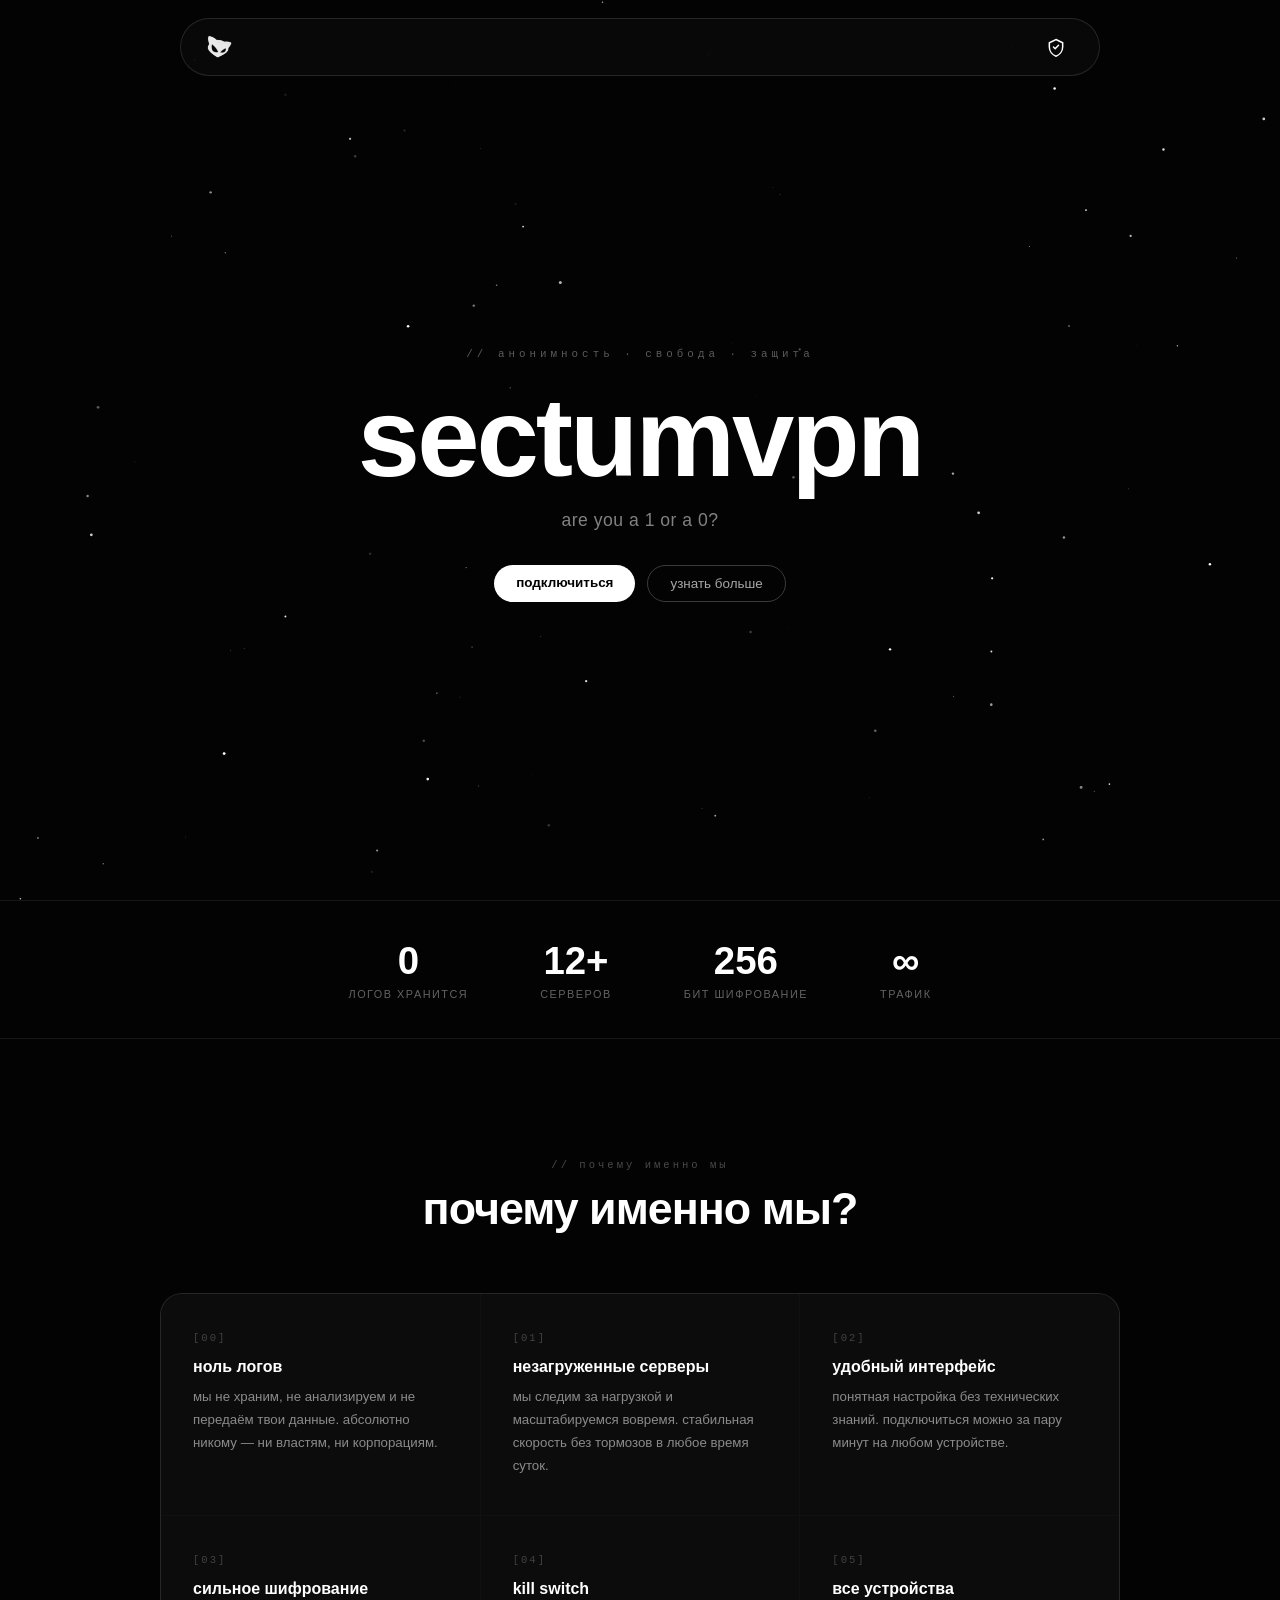
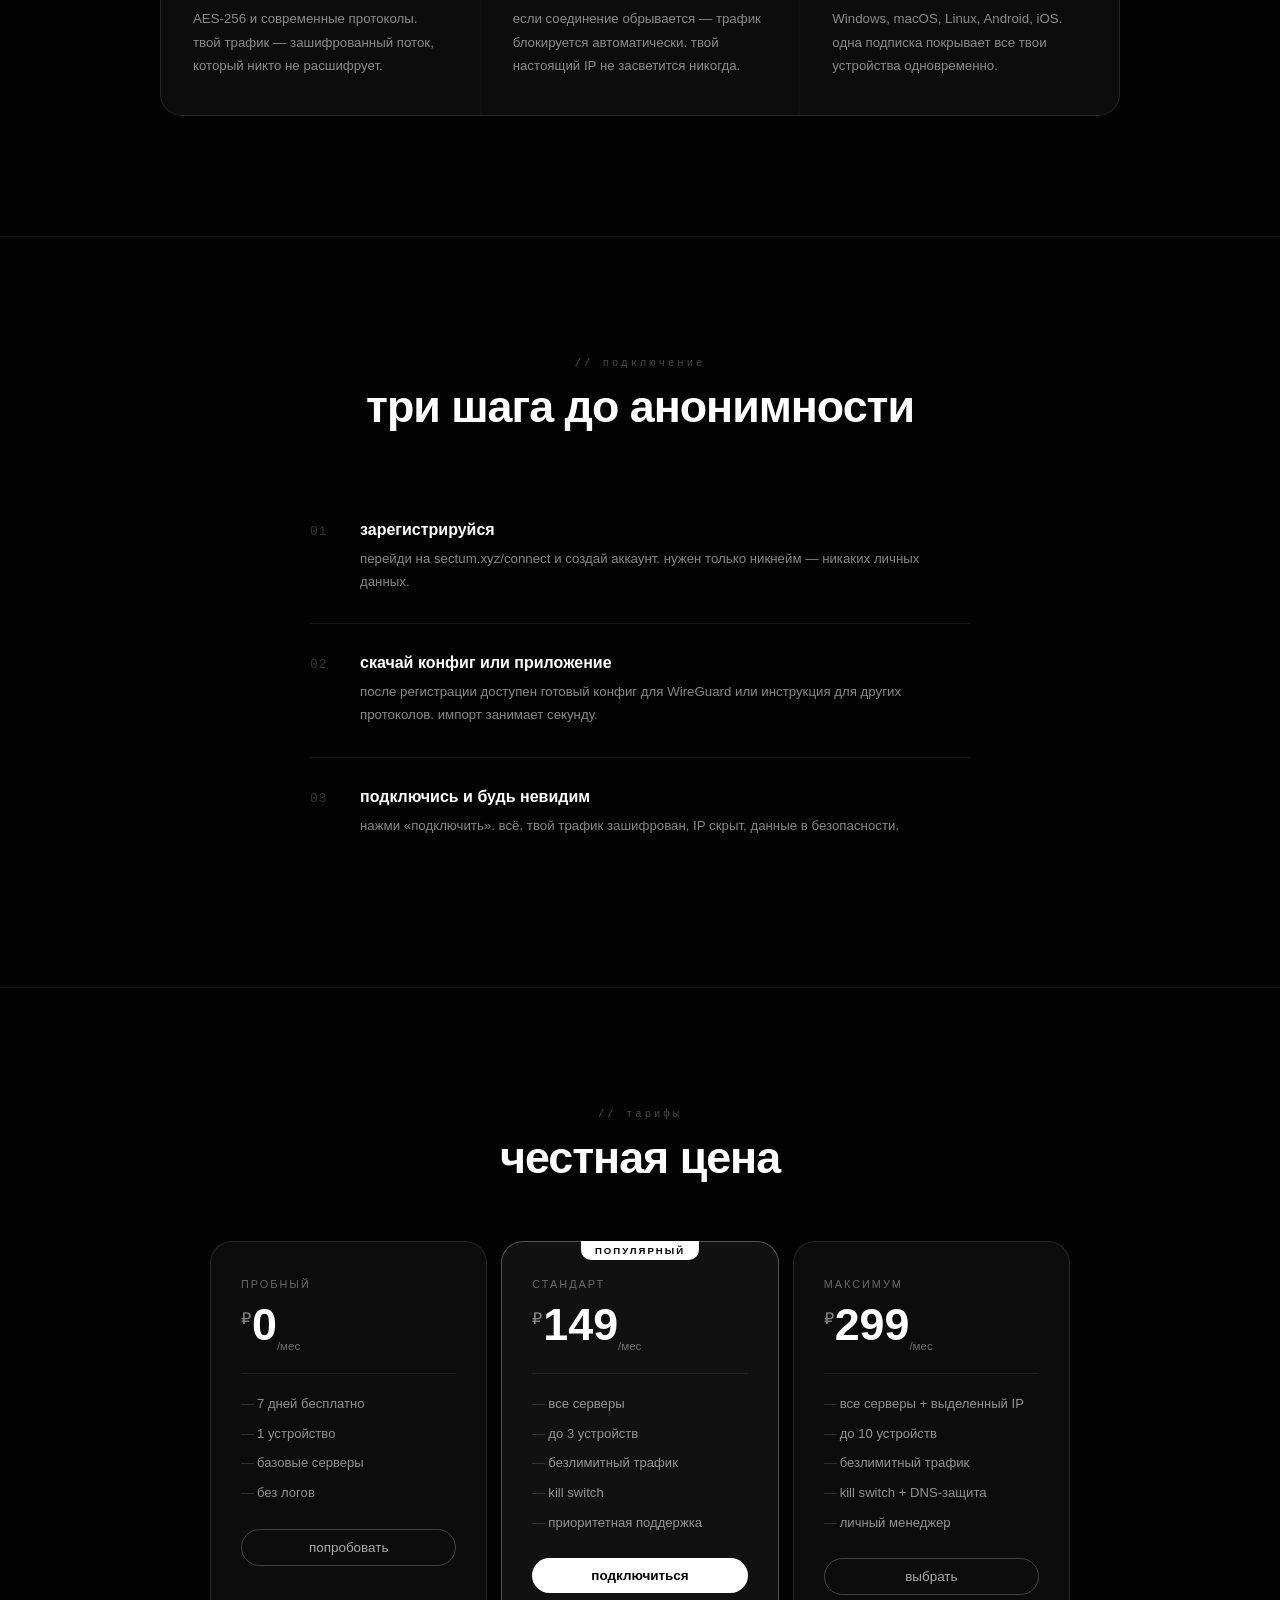
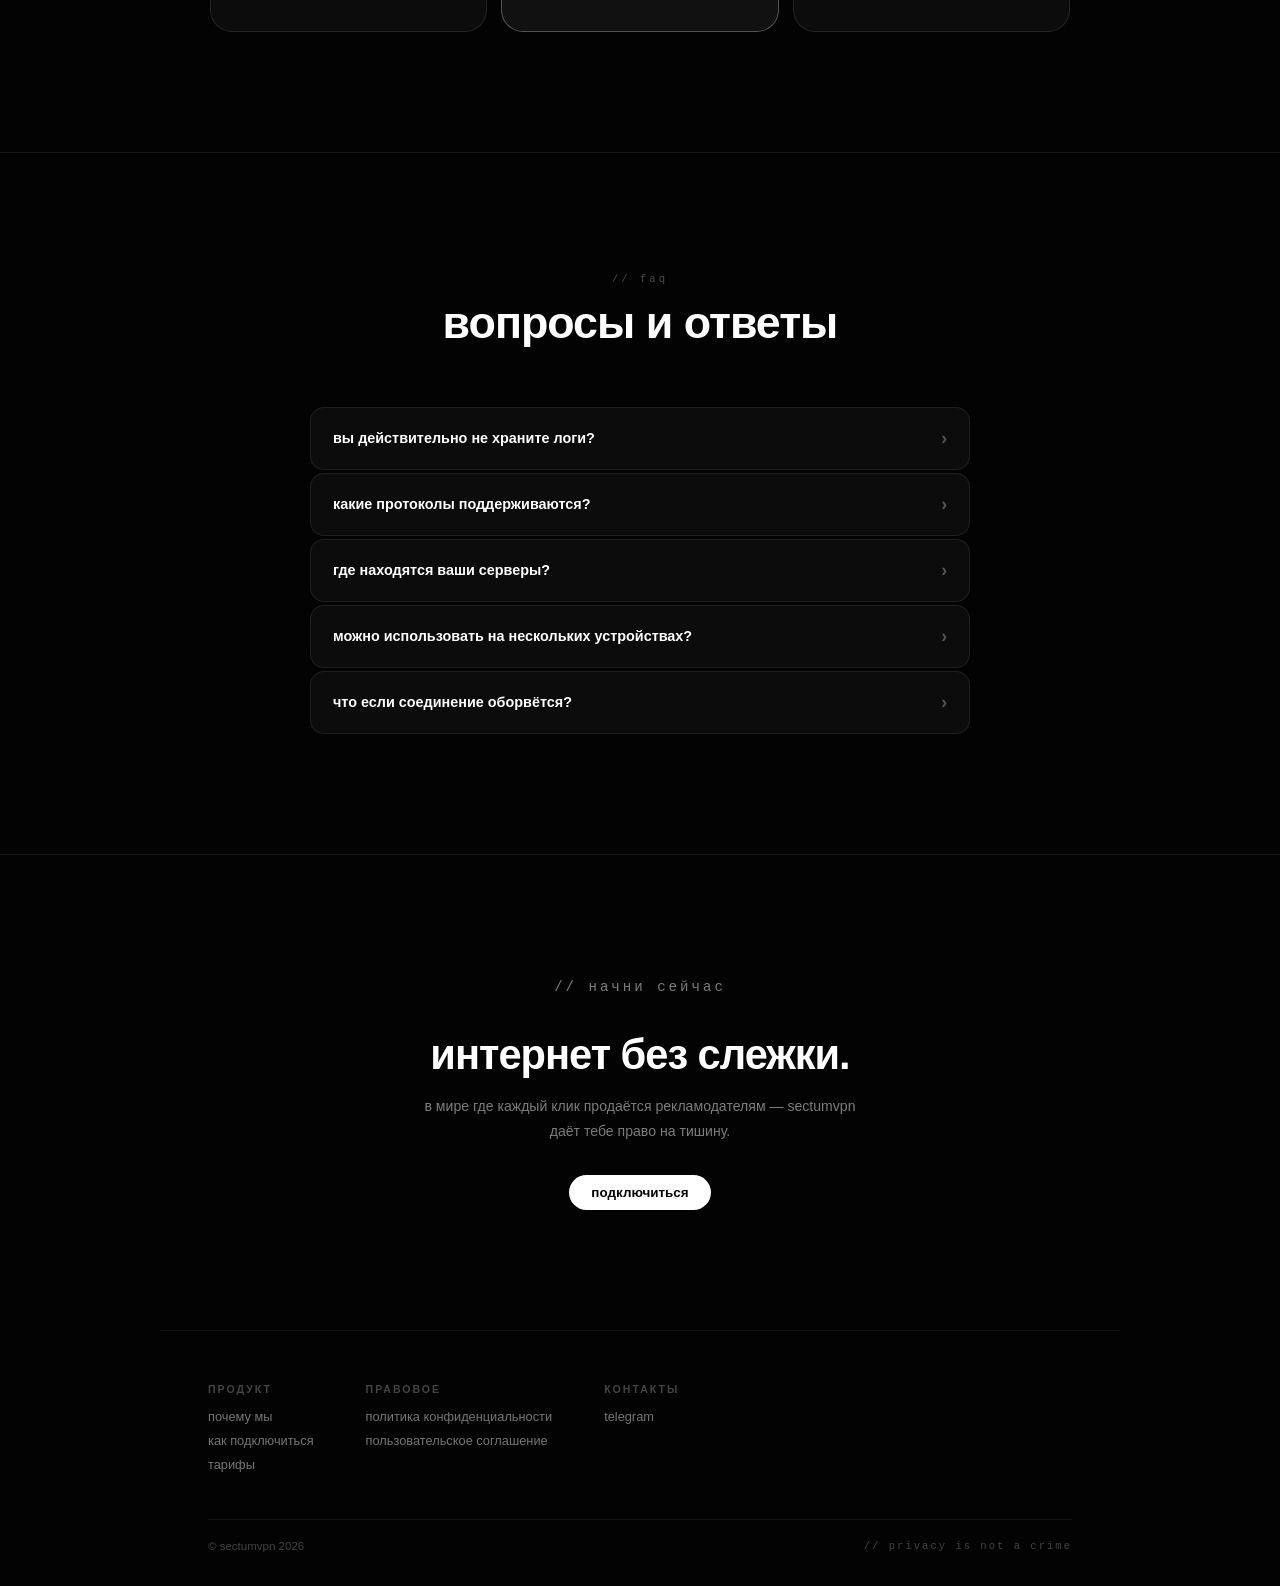
<file: index.html>
<!DOCTYPE html>
<html>
<meta charset="UTF-8">
<meta name="viewport" content="width=device-width, initial-scale=1.0">

<title>SectumVPN</title>

<meta name="description" content="SectumVPN - Стабильный VPN сервис! Анонимный VPN не сливающий логов. Цифровой защитник от злоумышников!">
<meta name="keywords" content="впн,сектум,сектумвпн,защита,деф,сервер,тор,муллвад,норд,аноним,анонимус,анонимность,vpn,mullvad,mullvadvpn,nordvpn,nord,anonymous">
<meta name="author" content="sectumsempra cult">

<meta property="og:title" content="SectumVPN">
<meta property="og:description" content="Стабильный VPN сервис! Анонимный VPN не сливающий логов. Цифровой защитник от злоумышников!">
<meta property="og:image" content="https://i.ibb.co/V07db93t/banner.png">
<meta property="og:type" content="website">
<meta property="og:url" content="https://sectum.xyz/">

<meta name="twitter:card" content="summary_large_image">
<meta name="twitter:title" content="SectumVPN">
<meta name="twitter:description" content="SectumVPN - Стабильный VPN сервис! Анонимный VPN не сливающий логов. Цифровой защитник от злоумышников!">
<meta name="twitter:image" content="banner.png">

<link rel="icon" type="image/png" href="https://i.ibb.co/BVJfJF4g/IMG-8299.jpg">
<!-- сайт by @podpevali -->
<!--  SECTUMSEMPRA CULT   -->
<style>
*, *::before, *::after {
    margin: 0;
    padding: 0;
    box-sizing: border-box;
}

html {
    scroll-behavior: smooth;
    font-size: 16px;
    overflow-x: hidden;
    scrollbar-width: none;
}

body {
    background: #030303;
    color: #fff;
    font-family: -apple-system, BlinkMacSystemFont, "Segoe UI", Roboto, Arial, sans-serif;
    overflow-x: hidden;
    -webkit-font-smoothing: antialiased;
    -moz-osx-font-smoothing: grayscale;
    overflow-x: hidden;
    scrollbar-width: none;
}

body::-webkit-scrollbar {
    display: none;
}

#starfield {
    position: fixed;
    inset: 0;
    z-index: 0;
    pointer-events: none;
}

.page {
    position: relative;
    z-index: 10;
}

header {
    position: fixed;
    top: 18px;
    left: 50%;
    transform: translateX(-50%);
    width: min(90%, 920px);
    height: 58px;
    display: flex;
    align-items: center;
    justify-content: space-between;
    padding: 0 22px;
    background: rgba(10,10,10,0.85);
    backdrop-filter: blur(24px);
    -webkit-backdrop-filter: blur(24px);
    border-radius: 999px;
    border: 1px solid rgba(255,255,255,0.12);
    z-index: 1000;
}

.logo {
    display: flex;
    align-items: center;
}

.logo img {
    height: 32px;
    width: auto;
    display: block;
}

.header-icon {
    width: 42px;
    height: 42px;
    display: flex;
    align-items: center;
    justify-content: center;
    color: #fff;
    transition: all .25s ease;
    text-decoration: none;
}

.header-icon:hover {
    background: rgba(255,255,255,0.1);
    transform: scale(1.08);
    border-color: rgba(255,255,255,0.25);
}

.header-icon svg {
    width: 20px;
    height: 20px;
}

.nav-links {
    display: flex;
    gap: 26px;
    list-style: none;
}

.nav-links a {
    font-size: 0.82rem;
    color: rgba(255,255,255,0.55);
    text-decoration: none;
    transition: color 0.2s;
}

.nav-links a:hover {
    color: #fff;
}

.btn {
    display: inline-block;
    padding: 10px 22px;
    background: #fff;
    color: #000;
    font-weight: 700;
    font-size: 0.84rem;
    border-radius: 999px;
    text-decoration: none;
    transition: transform 0.2s, box-shadow 0.2s;
    white-space: nowrap;
}

.btn:hover {
    transform: scale(1.05);
    box-shadow: 0 4px 28px rgba(255,255,255,0.22);
}

.btn-outline {
    background: transparent;
    color: rgba(255,255,255,0.65);
    border: 1px solid rgba(255,255,255,0.22);
    font-weight: 500;
}

.btn-outline:hover {
    border-color: rgba(255,255,255,0.55);
    color: #fff;
    box-shadow: none;
}

.hero {
    min-height: 100svh;
    display: flex;
    flex-direction: column;
    justify-content: center;
    align-items: center;
    text-align: center;
    padding: 110px 24px 60px;
}

.hero-eyebrow {
    font-family: 'Courier New', monospace;
    font-size: 0.68rem;
    letter-spacing: 4px;
    color: rgba(255,255,255,0.35);
    margin-bottom: 22px;
}

.hero h1 {
    font-size: clamp(3.2rem, 11vw, 7rem);
    font-weight: 800;
    color: #fff;
    letter-spacing: -3px;
    line-height: 1;
}

.hero h3 {
    margin-top: 16px;
    font-size: clamp(0.9rem, 2vw, 1.1rem);
    font-weight: 400;
    color: rgba(255,255,255,0.5);
    letter-spacing: 0.5px;
}

.hero-btns {
    margin-top: 34px;
    display: flex;
    gap: 12px;
    flex-wrap: wrap;
    justify-content: center;
}

.divider {
    height: 1px;
    background: rgba(255,255,255,0.08);
}

.stats {
    display: flex;
    justify-content: center;
    gap: clamp(28px, 6vw, 72px);
    padding: 38px 24px;
    flex-wrap: wrap;
}

.stat {
    text-align: center;
}

.stat-num {
    font-size: clamp(1.8rem, 4vw, 2.4rem);
    font-weight: 800;
    color: #fff;
}

.stat-lbl {
    font-size: 0.68rem;
    color: rgba(255,255,255,0.38);
    letter-spacing: 1.5px;
    text-transform: uppercase;
    margin-top: 5px;
}

section {
    padding: clamp(70px, 10vw, 120px) clamp(20px, 5vw, 40px);
}

.section-label {
    font-family: 'Courier New', monospace;
    font-size: 0.66rem;
    letter-spacing: 3px;
    color: rgba(255,255,255,0.28);
    text-align: center;
    margin-bottom: 12px;
}

.section-title {
    font-size: clamp(1.8rem, 4vw, 2.8rem);
    font-weight: 800;
    color: #fff;
    text-align: center;
    margin-bottom: clamp(38px, 6vw, 58px);
    letter-spacing: -1px;
    line-height: 1.15;
}

.why-grid {
    display: grid;
    grid-template-columns: repeat(auto-fit, minmax(min(100%, 260px), 1fr));
    gap: 1px;
    max-width: 960px;
    margin: 0 auto;
    border: 1px solid rgba(255,255,255,0.09);
    border-radius: 22px;
    overflow: hidden;
    background: rgba(255,255,255,0.06);
}

.why-card {
    padding: clamp(26px, 4vw, 38px) clamp(22px, 3vw, 32px);
    background: #0c0c0c;
    transition: background 0.25s;
}

.why-card:hover {
    background: #121212;
}

.why-tag {
    font-family: 'Courier New', monospace;
    font-size: 0.66rem;
    color: rgba(255,255,255,0.22);
    letter-spacing: 2px;
    margin-bottom: 14px;
}

.why-card h3 {
    font-size: 1rem;
    font-weight: 700;
    color: #fff;
    margin-bottom: 9px;
}

.why-card p {
    font-size: 0.83rem;
    color: rgba(255,255,255,0.52);
    line-height: 1.75;
}

.steps-wrap {
    max-width: 660px;
    margin: 0 auto;
}

.step {
    display: flex;
    gap: 22px;
    padding: 30px 0;
    border-bottom: 1px solid rgba(255,255,255,0.07);
    align-items: flex-start;
}

.step:last-child {
    border-bottom: none;
}

.step-num {
    font-family: 'Courier New', monospace;
    font-size: 0.8rem;
    color: rgba(255,255,255,0.2);
    padding-top: 3px;
    min-width: 28px;
    letter-spacing: 1px;
}

.step h3 {
    font-size: 1rem;
    font-weight: 700;
    color: #fff;
    margin-bottom: 8px;
}

.step p {
    font-size: 0.83rem;
    color: rgba(255,255,255,0.52);
    line-height: 1.75;
}

.plans {
    display: grid;
    grid-template-columns: repeat(auto-fit, minmax(min(100%, 240px), 1fr));
    gap: 14px;
    max-width: 860px;
    margin: 0 auto;
}

.plan {
    border: 1px solid rgba(255,255,255,0.1);
    border-radius: 22px;
    padding: clamp(26px, 4vw, 36px) clamp(22px, 3vw, 30px);
    background: #0c0c0c;
    transition: border-color 0.25s, transform 0.25s;
    position: relative;
}

.plan:hover {
    border-color: rgba(255,255,255,0.28);
    transform: translateY(-6px);
}

.plan.featured {
    border-color: rgba(255,255,255,0.28);
    background: #111;
}

.plan.featured::before {
    content: 'ПОПУЛЯРНЫЙ';
    position: absolute;
    top: -1px;
    left: 50%;
    transform: translateX(-50%);
    background: #fff;
    color: #000;
    font-size: 0.6rem;
    font-weight: 800;
    letter-spacing: 2px;
    padding: 4px 14px;
    border-radius: 0 0 10px 10px;
    white-space: nowrap;
}

.plan-name {
    font-size: 0.68rem;
    color: rgba(255,255,255,0.38);
    letter-spacing: 2px;
    text-transform: uppercase;
    margin-bottom: 12px;
}

.plan-price {
    font-size: 2.8rem;
    font-weight: 800;
    color: #fff;
    line-height: 1;
}

.plan-price sup {
    font-size: 1rem;
    vertical-align: super;
    margin-right: 1px;
    opacity: 0.5;
    font-weight: 500;
}

.plan-price sub {
    font-size: 0.72rem;
    opacity: 0.4;
    font-weight: 400;
}

hr.plan-line {
    border: none;
    border-top: 1px solid rgba(255,255,255,0.08);
    margin: 20px 0;
}

.plan-features {
    list-style: none;
    display: flex;
    flex-direction: column;
    gap: 10px;
    margin-bottom: 26px;
}

.plan-features li {
    font-size: 0.82rem;
    color: rgba(255,255,255,0.55);
    padding-left: 16px;
    position: relative;
    line-height: 1.5;
}

.plan-features li::before {
    content: '—';
    position: absolute;
    left: 0;
    opacity: 0.3;
}

.faq-list {
    max-width: 660px;
    margin: 0 auto;
    display: flex;
    flex-direction: column;
    gap: 3px;
}

.faq-item {
    border: 1px solid rgba(255,255,255,0.08);
    border-radius: 14px;
    overflow: hidden;
    background: #0c0c0c;
}

.faq-q {
    font-size: 0.9rem;
    font-weight: 600;
    color: #fff;
    padding: 20px 22px;
    cursor: pointer;
    display: flex;
    justify-content: space-between;
    align-items: center;
    gap: 14px;
    user-select: none;
    transition: opacity 0.2s;
    -webkit-tap-highlight-color: transparent;
}

.faq-q:hover {
    opacity: 0.7;
}

.faq-arrow {
    color: rgba(255,255,255,0.3);
    font-size: 1.1rem;
    transition: transform 0.3s ease;
    flex-shrink: 0;
}

.faq-item.open .faq-arrow {
    transform: rotate(90deg);
}

.faq-a {
    display: grid;
    grid-template-rows: 0fr;
    transition: grid-template-rows 0.3s ease;
}

.faq-item.open .faq-a {
    grid-template-rows: 1fr;
}

.faq-a-inner {
    overflow: hidden;
    font-size: 0.83rem;
    color: rgba(255,255,255,0.5);
    line-height: 1.8;
    padding: 0 22px;
}

.faq-item.open .faq-a-inner {
    padding-bottom: 20px;
}

.cta {
    text-align: center;
}

.cta h2 {
    font-size: clamp(1.8rem, 4vw, 2.6rem);
    font-weight: 800;
    color: #fff;
    letter-spacing: -1px;
    margin-bottom: 14px;
    line-height: 1.2;
}

.cta p {
    font-size: 0.88rem;
    color: rgba(255,255,255,0.48);
    max-width: 440px;
    margin: 0 auto 30px;
    line-height: 1.8;
}

footer {
    border-top: 1px solid rgba(255,255,255,0.08);
    padding: clamp(36px, 5vw, 52px) clamp(20px, 5vw, 48px) clamp(22px, 4vw, 34px);
    max-width: 960px;
    margin: 0 auto;
}

.footer-top {
    display: flex;
    justify-content: space-between;
    flex-wrap: wrap;
    gap: 32px;
    margin-bottom: 38px;
}

.footer-brand {
    font-weight: 700;
    font-size: 1rem;
}

.footer-brand small {
    display: block;
    font-size: 0.7rem;
    color: rgba(255,255,255,0.26);
    font-weight: 400;
    margin-top: 5px;
}

.footer-cols {
    display: flex;
    gap: clamp(24px, 5vw, 52px);
    flex-wrap: wrap;
}

.footer-col h4 {
    font-size: 0.66rem;
    color: rgba(255,255,255,0.26);
    letter-spacing: 2px;
    text-transform: uppercase;
    margin-bottom: 14px;
}

.footer-col a {
    display: block;
    font-size: 0.8rem;
    color: rgba(255,255,255,0.45);
    text-decoration: none;
    margin-bottom: 9px;
    transition: color 0.2s;
}

.footer-col a:hover {
    color: #fff;
}

.footer-bottom {
    border-top: 1px solid rgba(255,255,255,0.07);
    padding-top: 20px;
    display: flex;
    justify-content: space-between;
    flex-wrap: wrap;
    gap: 8px;
    font-size: 0.72rem;
    color: rgba(255,255,255,0.25);
}

.footer-mono {
    font-family: 'Courier New', monospace;
    font-size: 0.66rem;
    letter-spacing: 2px;
}

@media (max-width: 680px) {
    .nav-links {
        display: none;
    }
    header {
        padding: 0 16px;
    }
    .hero h1 {
        letter-spacing: -1.5px;
    }
    .footer-top {
        flex-direction: column;
        gap: 26px;
    }
    .footer-bottom {
        flex-direction: column;
        gap: 6px;
    }
}

@media (max-width: 400px) {
    .hero-btns {
        flex-direction: column;
        align-items: center;
    }
    .plans {
        grid-template-columns: 1fr;
    }
}
</style>
</head>
<body>

<canvas id="starfield"></canvas>

<div class="page">

<header>
    <a class="logo" href="/">
    <img src="logo.png" alt="SectumVPN">
</a>

<a class="header-icon" href="https://sectum.xyz/connect">
  <svg viewBox="0 0 24 24" fill="none">

        <path d="M12 3L20 7V12C20 17 16.5 21.5 12 23C7.5 21.5 4 17 4 12V7L12 3Z"

              stroke="currentColor"

              stroke-width="1.8"/>

        <path d="M9 12L11 14L15 10"

              stroke="currentColor"

              stroke-width="1.8"

              stroke-linecap="round"

              stroke-linejoin="round"/>

    </svg>
    
</a>
</header>

<section class="hero">
    <p class="hero-eyebrow">// анонимность · свобода · защита</p>
    <h1>sectumvpn</h1>
    <h3>are you a 1 or a 0?</h3>
    <div class="hero-btns">
        <a class="btn" href="https://sectum.xyz/connect.html">подключиться</a>
        <a class="btn btn-outline" href="#why">узнать больше</a>
    </div>
</section>

<div class="divider"></div>

<div class="stats">
    <div class="stat">
        <div class="stat-num">0</div>
        <div class="stat-lbl">логов хранится</div>
    </div>
    <div class="stat">
        <div class="stat-num">12+</div>
        <div class="stat-lbl">серверов</div>
    </div>
    <div class="stat">
        <div class="stat-num">256</div>
        <div class="stat-lbl">бит шифрование</div>
    </div>
    <div class="stat">
        <div class="stat-num">∞</div>
        <div class="stat-lbl">трафик</div>
    </div>
</div>

<div class="divider"></div>

<section id="why">
    <p class="section-label">// почему именно мы</p>
    <h2 class="section-title">почему именно мы?</h2>
    <div class="why-grid">
        <div class="why-card">
            <div class="why-tag">[00]</div>
            <h3>ноль логов</h3>
            <p>мы не храним, не анализируем и не передаём твои данные. абсолютно никому — ни властям, ни корпорациям.</p>
        </div>
        <div class="why-card">
            <div class="why-tag">[01]</div>
            <h3>незагруженные серверы</h3>
            <p>мы следим за нагрузкой и масштабируемся вовремя. стабильная скорость без тормозов в любое время суток.</p>
        </div>
        <div class="why-card">
            <div class="why-tag">[02]</div>
            <h3>удобный интерфейс</h3>
            <p>понятная настройка без технических знаний. подключиться можно за пару минут на любом устройстве.</p>
        </div>
        <div class="why-card">
            <div class="why-tag">[03]</div>
            <h3>сильное шифрование</h3>
            <p>AES-256 и современные протоколы. твой трафик — зашифрованный поток, который никто не расшифрует.</p>
        </div>
        <div class="why-card">
            <div class="why-tag">[04]</div>
            <h3>kill switch</h3>
            <p>если соединение обрывается — трафик блокируется автоматически. твой настоящий IP не засветится никогда.</p>
        </div>
        <div class="why-card">
            <div class="why-tag">[05]</div>
            <h3>все устройства</h3>
            <p>Windows, macOS, Linux, Android, iOS. одна подписка покрывает все твои устройства одновременно.</p>
        </div>
    </div>
</section>

<div class="divider"></div>

<section id="howto">
    <p class="section-label">// подключение</p>
    <h2 class="section-title">три шага до анонимности</h2>
    <div class="steps-wrap">
        <div class="step">
            <div class="step-num">01</div>
            <div>
                <h3>зарегистрируйся</h3>
                <p>перейди на sectum.xyz/connect и создай аккаунт. нужен только никнейм — никаких личных данных.</p>
            </div>
        </div>
        <div class="step">
            <div class="step-num">02</div>
            <div>
                <h3>скачай конфиг или приложение</h3>
                <p>после регистрации доступен готовый конфиг для WireGuard или инструкция для других протоколов. импорт занимает секунду.</p>
            </div>
        </div>
        <div class="step">
            <div class="step-num">03</div>
            <div>
                <h3>подключись и будь невидим</h3>
                <p>нажми «подключить». всё. твой трафик зашифрован, IP скрыт, данные в безопасности.</p>
            </div>
        </div>
    </div>
</section>

<div class="divider"></div>

<section id="pricing">
    <p class="section-label">// тарифы</p>
    <h2 class="section-title">честная цена</h2>
    <div class="plans">
        <div class="plan">
            <div class="plan-name">пробный</div>
            <div class="plan-price"><sup>₽</sup>0<sub>/мес</sub></div>
            <hr class="plan-line">
            <ul class="plan-features">
                <li>7 дней бесплатно</li>
                <li>1 устройство</li>
                <li>базовые серверы</li>
                <li>без логов</li>
            </ul>
            <a class="btn btn-outline" href="https://sectum.xyz/connect.html" style="text-align:center;display:block;">попробовать</a>
        </div>
        <div class="plan featured">
            <div class="plan-name">стандарт</div>
            <div class="plan-price"><sup>₽</sup>149<sub>/мес</sub></div>
            <hr class="plan-line">
            <ul class="plan-features">
                <li>все серверы</li>
                <li>до 3 устройств</li>
                <li>безлимитный трафик</li>
                <li>kill switch</li>
                <li>приоритетная поддержка</li>
            </ul>
            <a class="btn" href="https://sectum.xyz/connect.html" style="text-align:center;display:block;">подключиться</a>
        </div>
        <div class="plan">
            <div class="plan-name">максимум</div>
            <div class="plan-price"><sup>₽</sup>299<sub>/мес</sub></div>
            <hr class="plan-line">
            <ul class="plan-features">
                <li>все серверы + выделенный IP</li>
                <li>до 10 устройств</li>
                <li>безлимитный трафик</li>
                <li>kill switch + DNS-защита</li>
                <li>личный менеджер</li>
            </ul>
            <a class="btn btn-outline" href="https://sectum.xyz/connect.html" style="text-align:center;display:block;">выбрать</a>
        </div>
    </div>
</section>

<div class="divider"></div>

<section id="faq">
    <p class="section-label">// faq</p>
    <h2 class="section-title">вопросы и ответы</h2>
    <div class="faq-list">
        <div class="faq-item">
            <div class="faq-q">вы действительно не храните логи?<span class="faq-arrow">›</span></div>
            <div class="faq-a"><div class="faq-a-inner">да. мы не записываем IP-адреса, время подключения, трафик или историю сайтов. технически — нам нечего передавать даже по запросу.</div></div>
        </div>
        <div class="faq-item">
            <div class="faq-q">какие протоколы поддерживаются?<span class="faq-arrow">›</span></div>
            <div class="faq-a"><div class="faq-a-inner">WireGuard, OpenVPN и собственный протокол на базе shadowsock.</div></div>
        </div>
        <div class="faq-item">
            <div class="faq-q">где находятся ваши серверы?<span class="faq-arrow">›</span></div>
            <div class="faq-a"><div class="faq-a-inner">серверы расположены в Нидерландах, Германии, Финляндии, США и других странах с сильной защитой приватности.</div></div>
        </div>
        <div class="faq-item">
            <div class="faq-q">можно использовать на нескольких устройствах?<span class="faq-arrow">›</span></div>
            <div class="faq-a"><div class="faq-a-inner">да. в зависимости от тарифа — от 1 до 10 устройств одновременно на одном аккаунте.</div></div>
        </div>
        <div class="faq-item">
            <div class="faq-q">что если соединение оборвётся?<span class="faq-arrow">›</span></div>
            <div class="faq-a"><div class="faq-a-inner">активируется kill switch — весь трафик блокируется до восстановления защищённого канала. твой реальный IP не засветится.</div></div>
        </div>
    </div>
</section>

<div class="divider"></div>

<section class="cta">
    <p class="section-label">// начни сейчас</p>
    <h2>интернет без слежки.</h2>
    <p>в мире где каждый клик продаётся рекламодателям — sectumvpn даёт тебе право на тишину.</p>
    <a class="btn" href="https://sectum.xyz/connect.html">подключиться</a>
</section>

<footer>
    <div class="footer-top">
        <div class="footer-cols">
            <div class="footer-col">
                <h4>продукт</h4>
                <a href="#why">почему мы</a>
                <a href="#howto">как подключиться</a>
                <a href="#pricing">тарифы</a>
            </div>
            <div class="footer-col">
                <h4>правовое</h4>
                <a href="https://telegra.ph/Politika-konfidencialnosti-06-21-31">политика конфиденциальности</a>
                <a href="https://telegra.ph/Polzovatelskoe-soglashenie-04-01-19">пользовательское соглашение</a>
            </div>
            <div class="footer-col">
                <h4>контакты</h4>
                <a href="https://t.me/sectumsupport">telegram</a>
            </div>
        </div>
    </div>
    <div class="footer-bottom">
        <span>© sectumvpn 2026</span>
        <span class="footer-mono">// privacy is not a crime</span>
    </div>
</footer>

</div>

<script>
(function () {
    const canvas = document.getElementById('starfield');
    const ctx = canvas.getContext('2d');

    let W, H, stars = [];
    const COUNT = 90;

    function resize() {
        W = canvas.width  = window.innerWidth;
        H = canvas.height = window.innerHeight;
    }

    function mkStar() {
        return {
            x:     Math.random() * W,
            y:     Math.random() * H,
            r:     Math.random() * 1.3 + 0.25,
            alpha: Math.random(),
            da:    (Math.random() * 0.005 + 0.001) * (Math.random() < 0.5 ? 1 : -1),
            speed: Math.random() * 0.05 + 0.008,
        };
    }

    function init() {
        resize();
        stars = Array.from({ length: COUNT }, mkStar);
    }

    function draw() {
        ctx.clearRect(0, 0, W, H);
        for (const s of stars) {
            s.alpha += s.da;
            if (s.alpha > 1)  { s.alpha = 1;  s.da *= -1; }
            if (s.alpha < 0)  { s.alpha = 0;  s.da *= -1; }
            s.y -= s.speed;
            if (s.y < 0) { s.y = H; s.x = Math.random() * W; }
            ctx.beginPath();
            ctx.arc(s.x, s.y, s.r, 0, Math.PI * 2);
            ctx.fillStyle = `rgba(255,255,255,${s.alpha.toFixed(3)})`;
            ctx.fill();
        }
        requestAnimationFrame(draw);
    }

    window.addEventListener('resize', resize);
    init();
    requestAnimationFrame(draw);
})();

document.querySelectorAll('.faq-q').forEach(q => {
    q.addEventListener('click', () => {
        const item = q.parentElement;
        const wasOpen = item.classList.contains('open');
        document.querySelectorAll('.faq-item').forEach(i => i.classList.remove('open'));
        if (!wasOpen) item.classList.add('open');
    });
});
</script>
</body>
</html>
</file>
